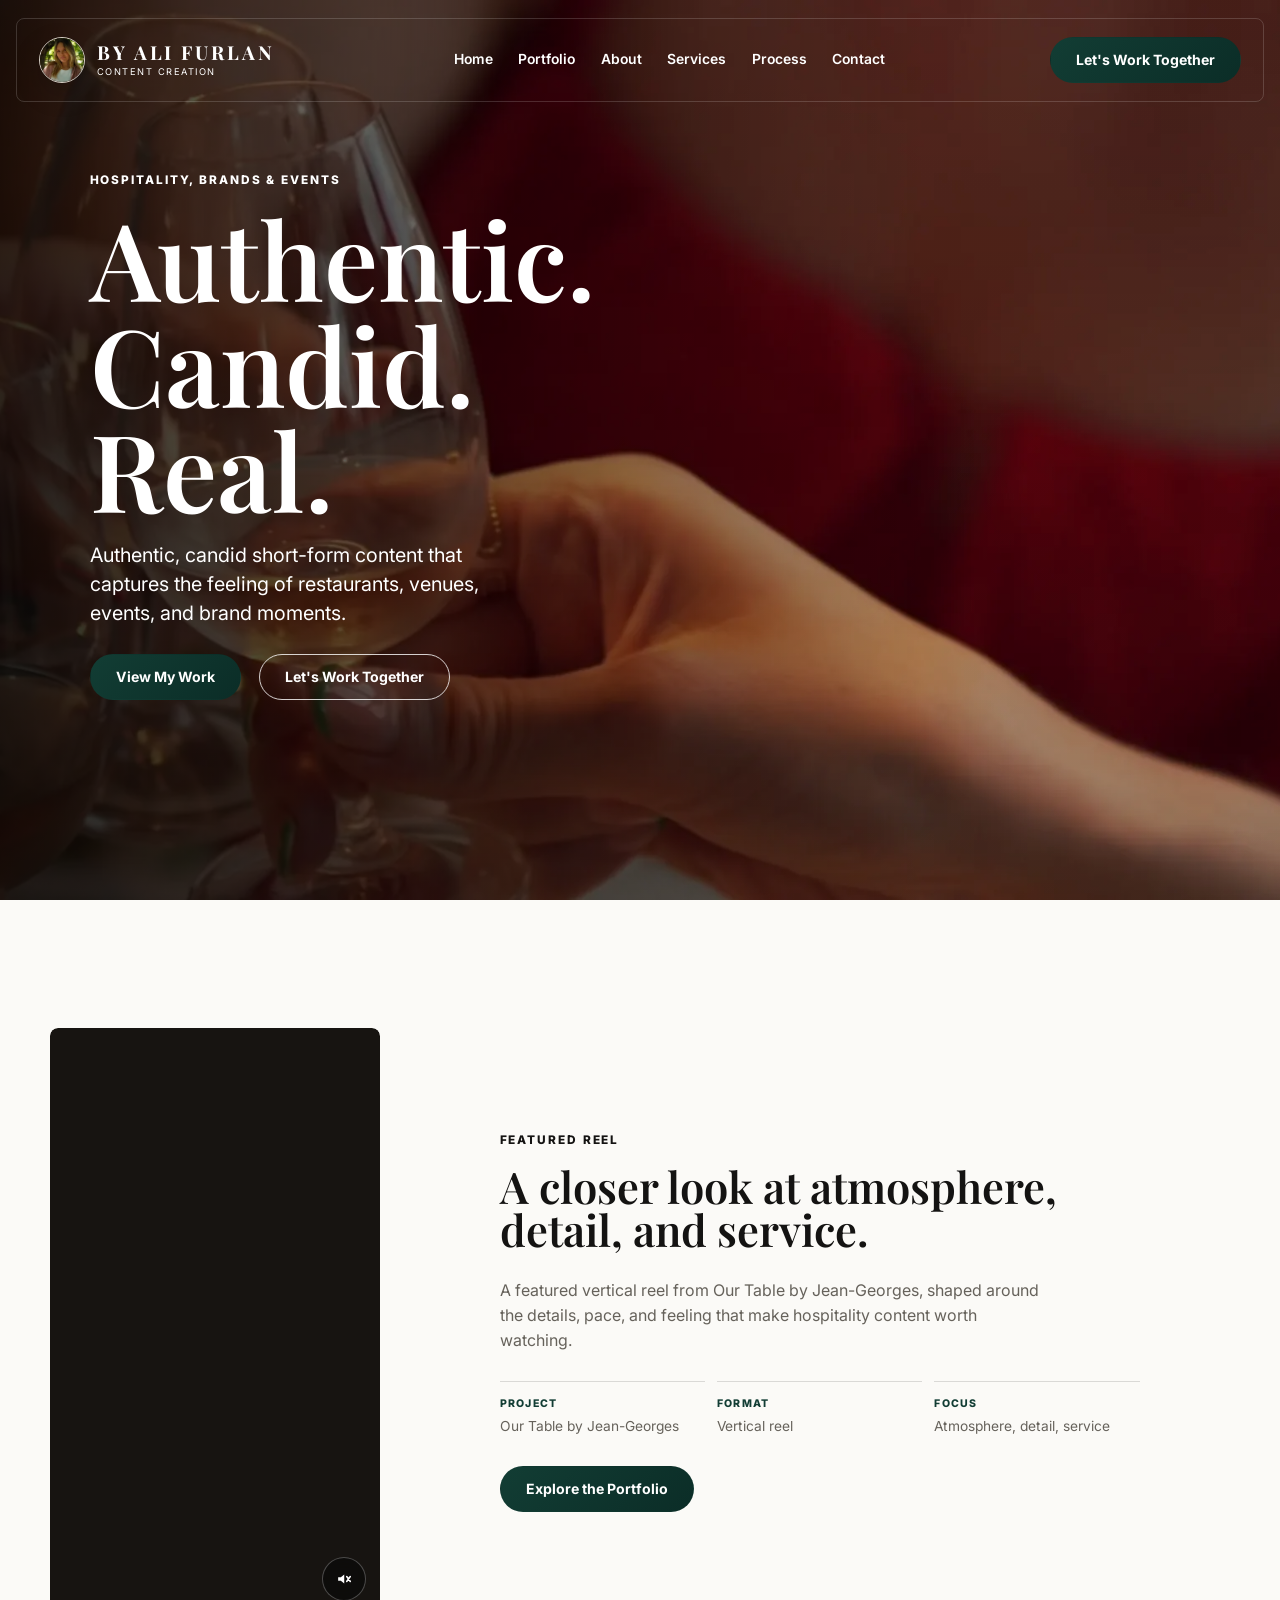
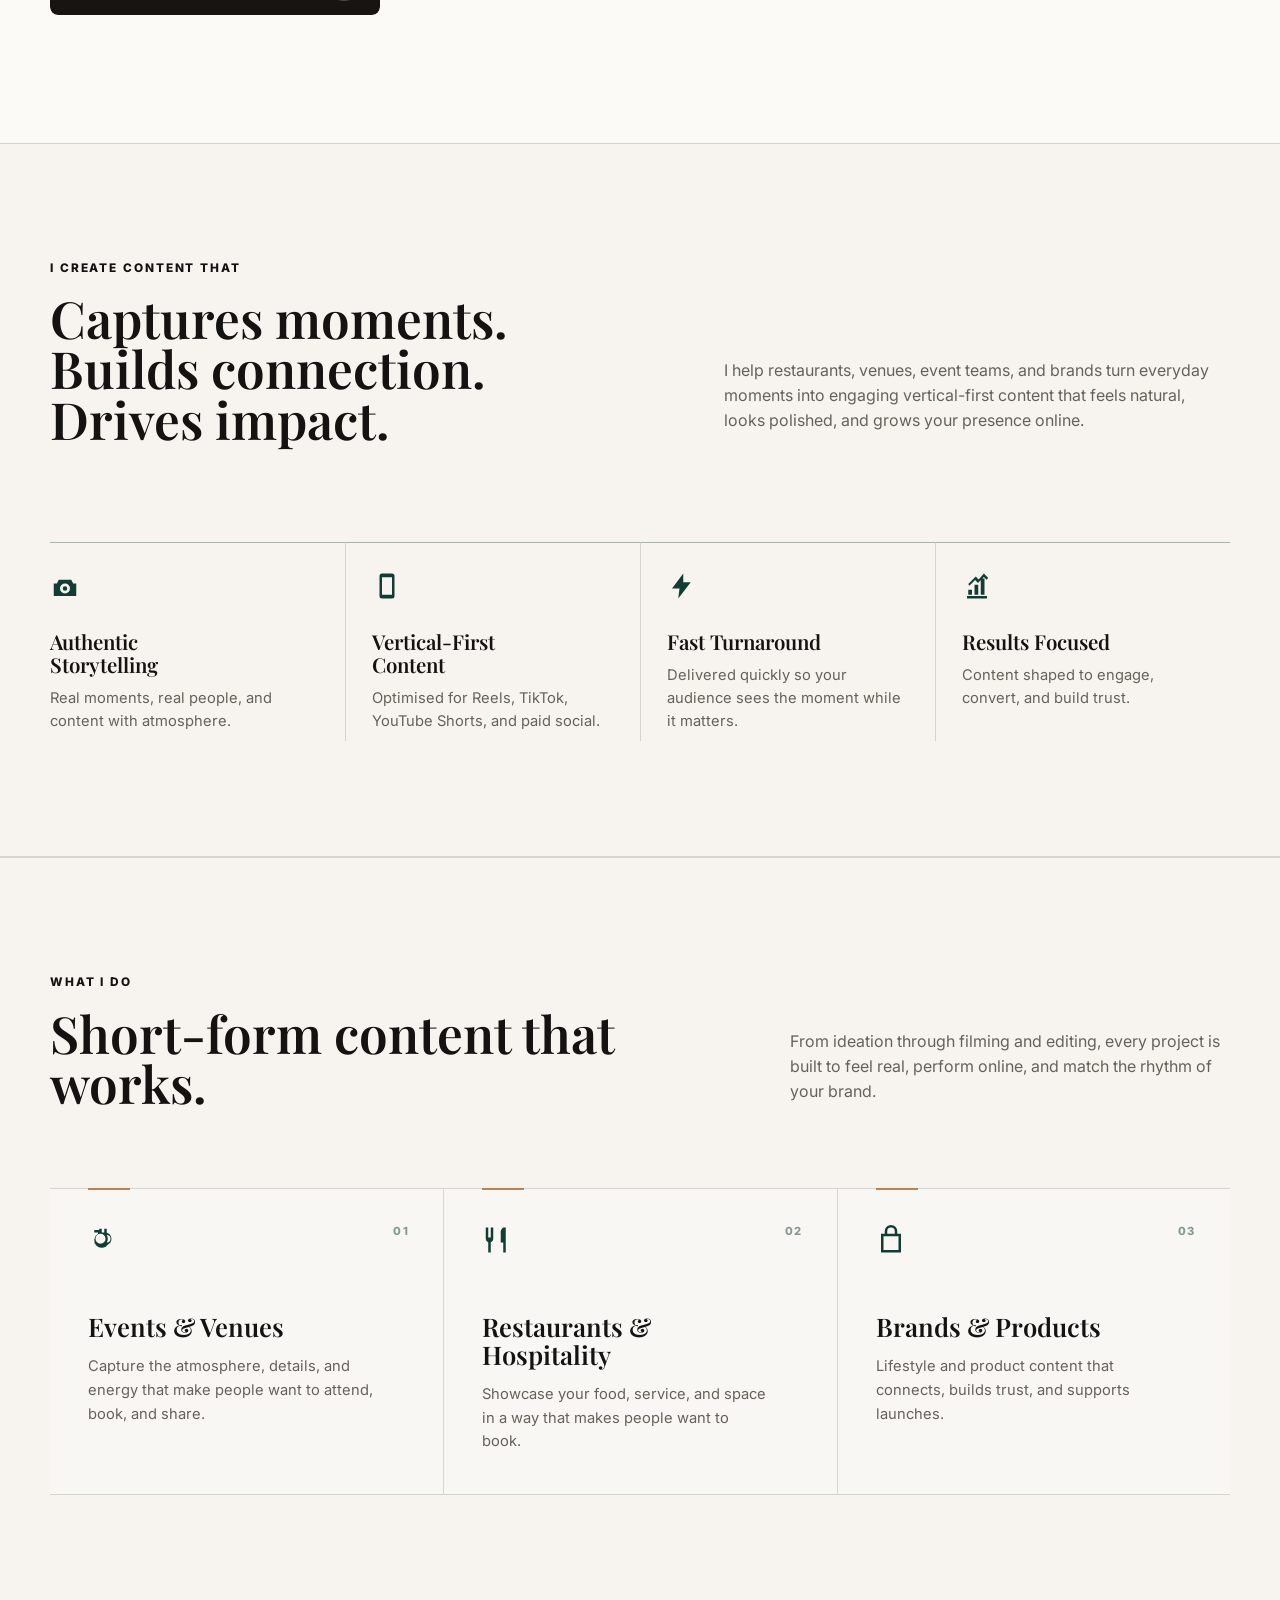
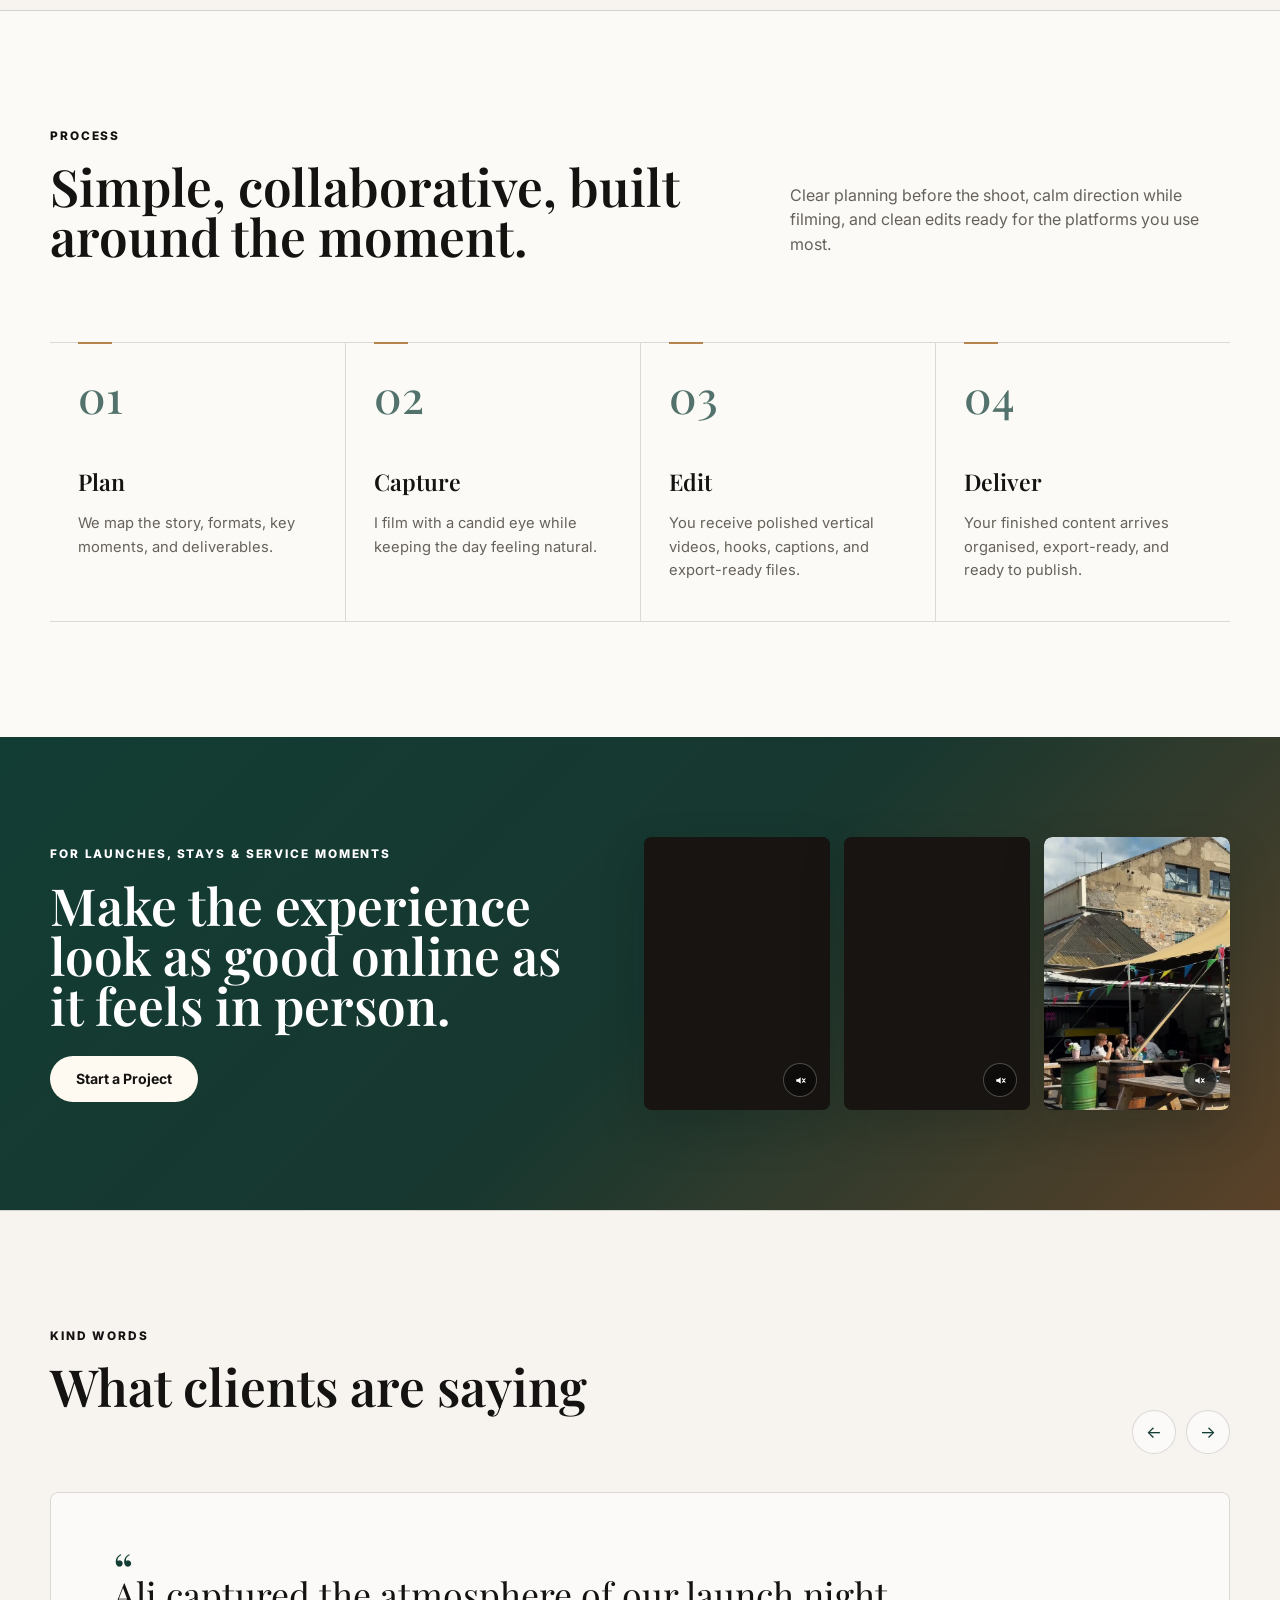
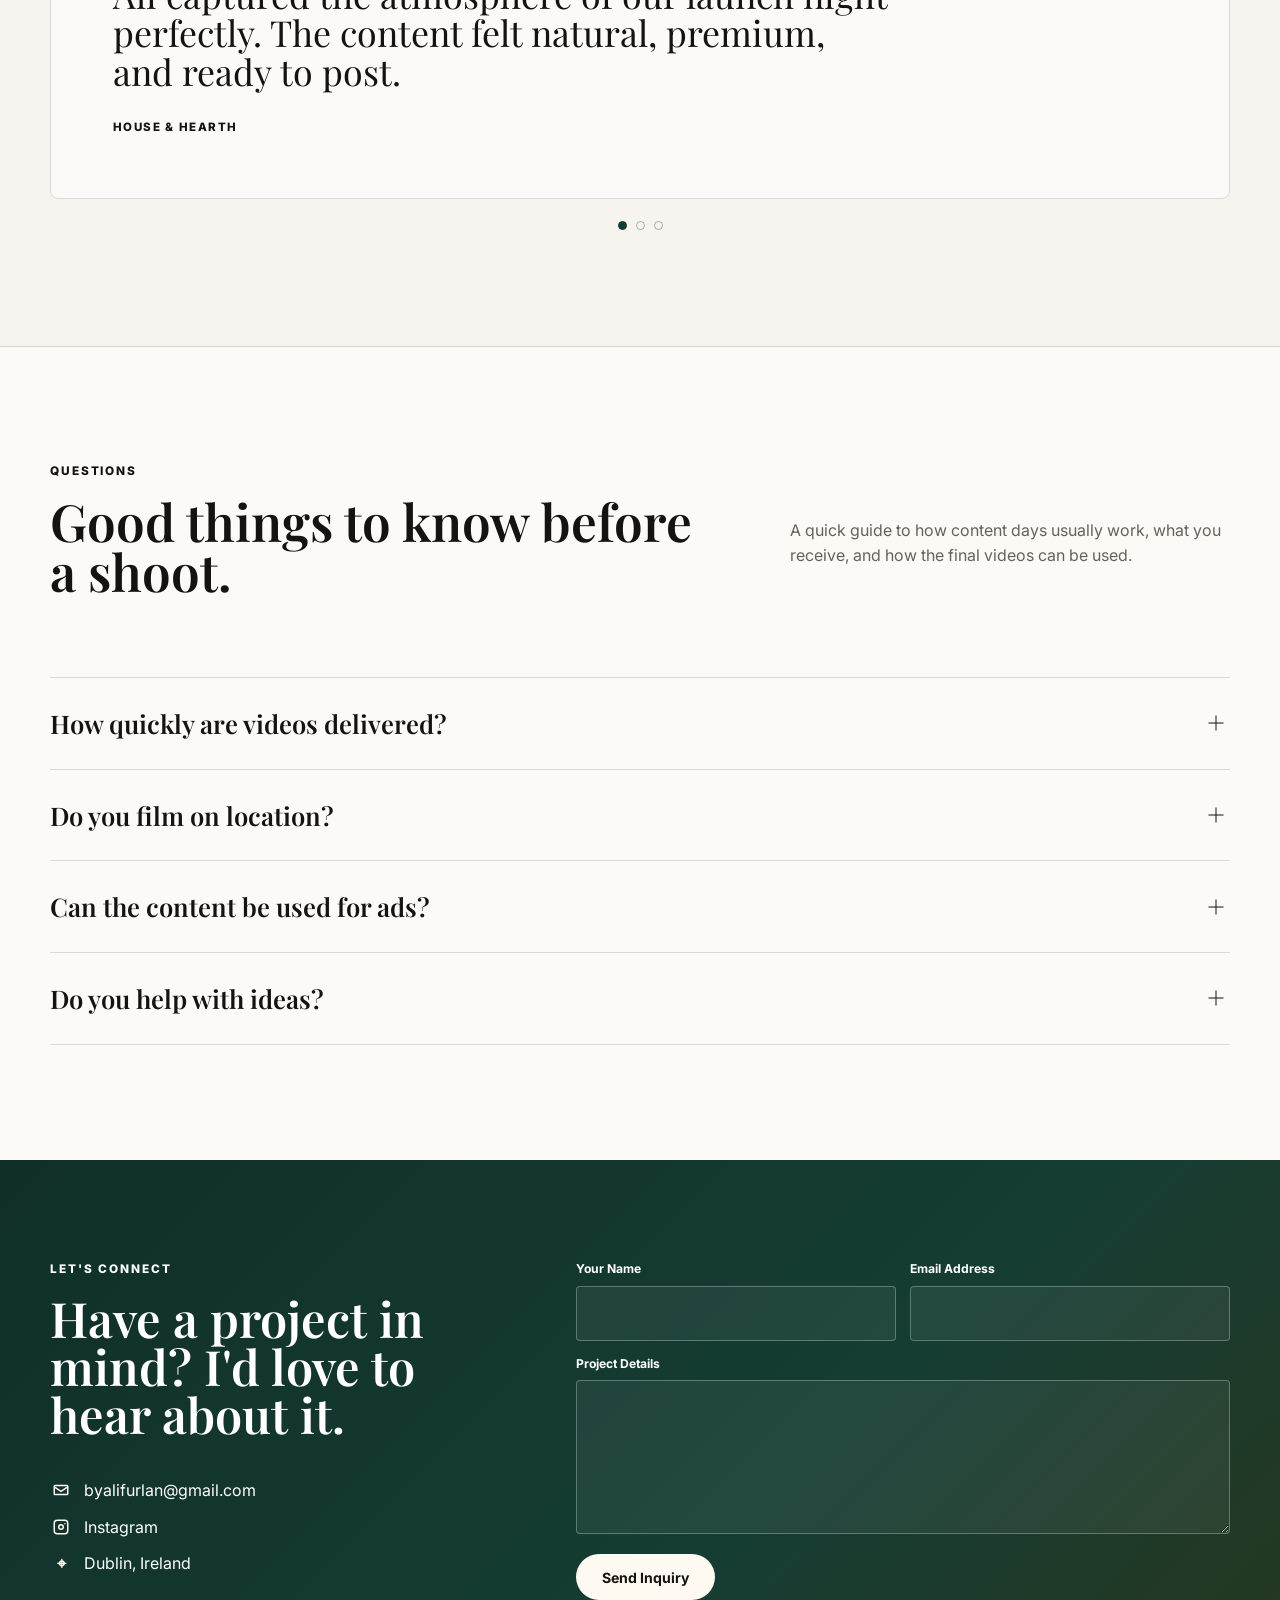
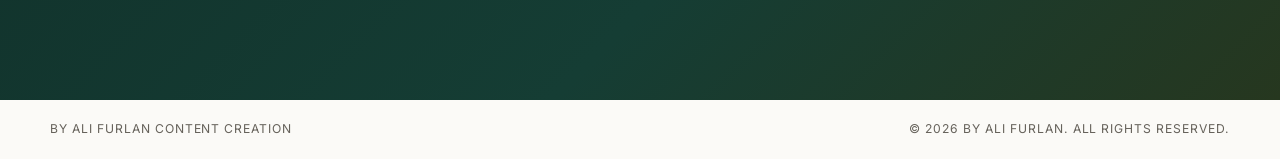
<file: index.html>
<!doctype html>
<html lang="en">
  <head>
    <meta charset="utf-8">
    <meta name="viewport" content="width=device-width, initial-scale=1">
    <title>By Ali Furlan | Hospitality Content Creator in Dublin</title>
    <meta
      name="description"
      content="Short-form video content for restaurants, hospitality venues, events, brands, and products in Dublin and across Ireland."
    >
    <meta name="robots" content="index, follow, max-image-preview:large">
    <meta name="author" content="Ali Furlan">
    <meta name="geo.region" content="IE-D">
    <meta name="geo.placename" content="Dublin, Ireland">
    <meta name="theme-color" content="#123d34">
    <link rel="canonical" href="https://byalifurlan.com/">
    <meta property="og:type" content="website">
    <meta property="og:site_name" content="By Ali Furlan Content Creation">
    <meta property="og:title" content="By Ali Furlan | Hospitality Content Creator in Dublin">
    <meta
      property="og:description"
      content="Short-form video content for restaurants, hospitality venues, events, brands, and products in Dublin and across Ireland."
    >
    <meta property="og:url" content="https://byalifurlan.com/">
    <meta property="og:image" content="https://byalifurlan.com/assets/images/hero-hospitality.png">
    <meta property="og:image:alt" content="Hospitality content still from By Ali Furlan">
    <meta name="twitter:card" content="summary_large_image">
    <meta name="twitter:title" content="By Ali Furlan | Hospitality Content Creator in Dublin">
    <meta
      name="twitter:description"
      content="Short-form video content for restaurants, hospitality venues, events, brands, and products in Dublin and across Ireland."
    >
    <meta name="twitter:image" content="https://byalifurlan.com/assets/images/hero-hospitality.png">
    <meta name="twitter:image:alt" content="Hospitality content still from By Ali Furlan">
    <link rel="preconnect" href="https://fonts.googleapis.com">
    <link rel="preconnect" href="https://fonts.gstatic.com" crossorigin>
    <link
      href="https://fonts.googleapis.com/css2?family=Inter:wght@400;500;600;700&amp;family=Playfair+Display:wght@500;600;700&amp;display=swap"
      rel="stylesheet"
    >
    <link rel="icon" href="./assets/icons/favicon.svg" type="image/svg+xml">
    <link rel="stylesheet" href="./assets/css/styles.css?v=20260925-4">
    <script type="application/ld+json">
      {
        "@context": "https://schema.org",
        "@type": "ProfessionalService",
        "@id": "https://byalifurlan.com/#business",
        "name": "By Ali Furlan Content Creation",
        "url": "https://byalifurlan.com/",
        "image": "https://byalifurlan.com/assets/images/hero-hospitality.webp",
        "logo": "https://byalifurlan.com/assets/icons/favicon.svg",
        "email": "byalifurlan@gmail.com",
        "areaServed": [
          {
            "@type": "City",
            "name": "Dublin"
          },
          {
            "@type": "Country",
            "name": "Ireland"
          }
        ],
        "address": {
          "@type": "PostalAddress",
          "addressLocality": "Dublin",
          "addressCountry": "IE"
        },
        "sameAs": [
          "https://www.instagram.com/byalifurlan/"
        ],
        "founder": {
          "@type": "Person",
          "name": "Ali Furlan",
          "image": "https://byalifurlan.com/assets/images/af-headshot.webp",
          "jobTitle": "Hospitality content creator"
        },
        "serviceType": [
          "Short-form video content",
          "Restaurant content creation",
          "Hospitality content creation",
          "Event content creation",
          "Brand and product content"
        ],
        "hasOfferCatalog": {
          "@type": "OfferCatalog",
          "name": "Content creation services",
          "itemListElement": [
            {
              "@type": "Offer",
              "itemOffered": {
                "@type": "Service",
                "name": "Restaurant content creation",
                "description": "Short-form video for restaurants, menu launches, service moments, and hospitality storytelling."
              }
            },
            {
              "@type": "Offer",
              "itemOffered": {
                "@type": "Service",
                "name": "Event and venue content",
                "description": "Vertical video coverage for events and venues, capturing atmosphere, details, and guest experience."
              }
            },
            {
              "@type": "Offer",
              "itemOffered": {
                "@type": "Service",
                "name": "Brand and product content",
                "description": "Lifestyle video content for hospitality brands, launches, products, and paid social."
              }
            }
          ]
        },
        "description": "Short-form video content for restaurants, hospitality venues, events, brands, and products in Dublin and across Ireland."
      }
    </script>
    <script type="application/ld+json">
      {
        "@context": "https://schema.org",
        "@type": "FAQPage",
        "mainEntity": [
          {
            "@type": "Question",
            "name": "How quickly are videos delivered?",
            "acceptedAnswer": {
              "@type": "Answer",
              "text": "Most projects are planned with a clear delivery window before filming, with priority edits available for launches and events."
            }
          },
          {
            "@type": "Question",
            "name": "Do you film on location?",
            "acceptedAnswer": {
              "@type": "Answer",
              "text": "Yes. Content is filmed in your restaurant, venue, event space, or brand setting so it feels true to the experience."
            }
          },
          {
            "@type": "Question",
            "name": "Can the content be used for ads?",
            "acceptedAnswer": {
              "@type": "Answer",
              "text": "Yes. Content can be shaped for organic social, paid social, launches, website use, and campaign assets."
            }
          },
          {
            "@type": "Question",
            "name": "Do you help with ideas?",
            "acceptedAnswer": {
              "@type": "Answer",
              "text": "Yes. Shoots include planning around key moments, hooks, formats, and the content your audience is most likely to respond to."
            }
          }
        ]
      }
    </script>
  </head>
  <body>
    <a class="skip-link" href="#main-content">Skip to content</a>
    <header class="site-header" data-header>
      <a class="brand" href="#home" aria-label="By Ali Furlan home">
        <img class="brand-avatar" src="./assets/images/af-headshot.webp" alt="Ali Furlan" width="46" height="46" decoding="async">
        <span class="brand-copy">
          <span class="brand-name">By Ali Furlan</span>
          <small>Content Creation</small>
        </span>
      </a>
      <button class="menu-toggle" type="button" aria-label="Open menu" aria-controls="site-nav" aria-expanded="false" data-menu-toggle>
        <span></span>
        <span></span>
      </button>
      <nav class="nav" id="site-nav" data-nav aria-label="Primary navigation">
        <a href="#home" aria-current="page">Home</a>
        <a href="./work.html">Portfolio</a>
        <a href="#about">About</a>
        <a href="#services">Services</a>
        <a href="#process">Process</a>
        <a href="#contact">Contact</a>
      </nav>
      <a class="header-cta" href="#contact">Let's Work Together</a>
    </header>

    <main id="main-content">
      <section class="hero" id="home" aria-label="Content creation portfolio hero">
        <video
          class="hero-image"
          data-ambient-video
          data-hero-video
          data-audio-capable="false"
          data-desktop-src="./assets/videos/hero-video/hero-desktop.mp4?v=20260827"
          data-mobile-src="./assets/videos/hero-video/hero-video-mobile.mp4?v=20260827"
          data-desktop-poster="./assets/images/hero-poster-desktop.webp"
          data-mobile-poster="./assets/images/hero-poster-mobile.webp"
          autoplay
          muted
          loop
          playsinline
          preload="none"
          poster="./assets/images/hero-poster-desktop.webp"
          aria-hidden="true"
        ></video>
        <div class="hero-overlay"></div>
        <div class="hero-content">
          <p class="eyebrow">Hospitality, brands & events</p>
          <h1>Authentic. Candid. Real.</h1>
          <p class="hero-copy">
            Authentic, candid short-form content that captures the feeling of restaurants, venues, events, and brand moments.
          </p>
          <div class="hero-actions">
            <a class="button button-primary" href="./work.html">View My Work</a>
            <a class="button button-ghost" href="#contact">Let's Work Together</a>
          </div>
        </div>
      </section>

      <section class="home-reel section" id="portfolio" aria-labelledby="home-reel-title">
        <div class="home-reel-video">
          <video data-ambient-video autoplay muted playsinline loop preload="metadata" aria-label="Featured hospitality reel for Our Table by Jean-Georges">
            <source src="./assets/videos/jeangeorges/our-table.mp4" type="video/mp4">
          </video>
        </div>
        <div class="home-reel-copy">
          <div class="home-reel-heading">
            <p class="eyebrow">Featured reel</p>
            <h2 id="home-reel-title">A closer look at atmosphere, detail, and service.</h2>
          </div>
          <div class="home-reel-body">
            <p>
              A featured vertical reel from Our Table by Jean-Georges, shaped around the details, pace, and feeling that
              make hospitality content worth watching.
            </p>
            <dl class="home-reel-meta" aria-label="Featured reel details">
              <div><dt>Project</dt><dd>Our Table by Jean-Georges</dd></div>
              <div><dt>Format</dt><dd>Vertical reel</dd></div>
              <div><dt>Focus</dt><dd>Atmosphere, detail, service</dd></div>
            </dl>
            <a class="button button-dark" href="./work.html">Explore the Portfolio</a>
          </div>
        </div>
      </section>

      <section class="intro section" id="about">
        <div>
          <p class="eyebrow">I create content that</p>
          <h2>Captures moments. Builds connection. Drives impact.</h2>
        </div>
        <div class="intro-copy">
          <p>
            I help restaurants, venues, event teams, and brands turn everyday moments into engaging vertical-first content
            that feels natural, looks polished, and grows your presence online.
          </p>
        </div>

        <div class="feature-strip" aria-label="Content creation strengths">
          <article>
            <svg viewBox="0 0 24 24" aria-hidden="true"><path d="M7 7h10l1.5 3H21v10H3V10h2.5L7 7Zm5 11a4 4 0 1 0 0-8 4 4 0 0 0 0 8Zm0-2.2a1.8 1.8 0 1 1 0-3.6 1.8 1.8 0 0 1 0 3.6Z"></path></svg>
            <h3>Authentic Storytelling</h3>
            <p>Real moments, real people, and content with atmosphere.</p>
          </article>
          <article>
            <svg viewBox="0 0 24 24" aria-hidden="true"><path d="M8 2h8a2 2 0 0 1 2 2v16a2 2 0 0 1-2 2H8a2 2 0 0 1-2-2V4a2 2 0 0 1 2-2Zm0 3v14h8V5H8Zm3 15h2v1h-2v-1Z"></path></svg>
            <h3>Vertical-First Content</h3>
            <p>Optimised for Reels, TikTok, YouTube Shorts, and paid social.</p>
          </article>
          <article>
            <svg viewBox="0 0 24 24" aria-hidden="true"><path d="M13 2 4 14h6l-1 8 10-13h-6l0-7Z"></path></svg>
            <h3>Fast Turnaround</h3>
            <p>Delivered quickly so your audience sees the moment while it matters.</p>
          </article>
          <article>
            <svg viewBox="0 0 24 24" aria-hidden="true"><path d="M4 20h16v2H4v-2Zm1-5h3v4H5v-4Zm5-4h3v8h-3v-8Zm5-5h3v13h-3V6Zm2.5-4 3.5 3.5-1.4 1.4-2.1-2.1-4.7 4.7-2.3-2.3-4.6 4.6L5 10.4l6-6 2.3 2.3 4.2-4.7Z"></path></svg>
            <h3>Results Focused</h3>
            <p>Content shaped to engage, convert, and build trust.</p>
          </article>
        </div>
      </section>

      <section class="services section" id="services">
        <div class="section-heading split">
          <div>
            <p class="eyebrow">What I do</p>
            <h2>Short-form content that works.</h2>
          </div>
          <p>
            From ideation through filming and editing, every project is built to feel real, perform online, and match
            the rhythm of your brand.
          </p>
        </div>
        <div class="service-grid">
          <article>
            <svg viewBox="0 0 24 24" aria-hidden="true"><path d="M9 3h2v3h2V3h2v3.2a5 5 0 0 1 1 9.3A6 6 0 1 1 8 7V6H5V4h4V3Zm1 12a4 4 0 1 0 0-8 4 4 0 0 0 0 8Zm5-1a3 3 0 1 0 0-6 6 6 0 0 1 0 6Z"></path></svg>
            <h3>Events & Venues</h3>
            <p>Capture the atmosphere, details, and energy that make people want to attend, book, and share.</p>
          </article>
          <article>
            <svg viewBox="0 0 24 24" aria-hidden="true"><path d="M7 2h2v9a3 3 0 0 1-2 2.83V22H5v-8.17A3 3 0 0 1 3 11V2h2v8h2V2Zm10 0h2v20h-2v-8h-2V7a5 5 0 0 1 2-5Z"></path></svg>
            <h3>Restaurants & Hospitality</h3>
            <p>Showcase your food, service, and space in a way that makes people want to book.</p>
          </article>
          <article>
            <svg viewBox="0 0 24 24" aria-hidden="true"><path d="M7 7V5a5 5 0 0 1 10 0v2h3v15H4V7h3Zm2 0h6V5a3 3 0 0 0-6 0v2Zm-3 2v11h12V9H6Z"></path></svg>
            <h3>Brands & Products</h3>
            <p>Lifestyle and product content that connects, builds trust, and supports launches.</p>
          </article>
        </div>
      </section>

      <section class="process section" id="process">
        <div class="section-heading split">
          <div>
            <p class="eyebrow">Process</p>
            <h2>Simple, collaborative, built around the moment.</h2>
          </div>
          <p>Clear planning before the shoot, calm direction while filming, and clean edits ready for the platforms you use most.</p>
        </div>
        <div class="process-grid">
          <article><span>01</span><h3>Plan</h3><p>We map the story, formats, key moments, and deliverables.</p></article>
          <article><span>02</span><h3>Capture</h3><p>I film with a candid eye while keeping the day feeling natural.</p></article>
          <article><span>03</span><h3>Edit</h3><p>You receive polished vertical videos, hooks, captions, and export-ready files.</p></article>
          <article><span>04</span><h3>Deliver</h3><p>Your finished content arrives organised, export-ready, and ready to publish.</p></article>
        </div>
      </section>

      <section class="cta-band">
        <div>
          <p class="eyebrow">For launches, stays &amp; service moments</p>
          <h2>Make the experience look as good online as it feels in person.</h2>
          <a class="button button-light" href="#contact">Start a Project</a>
        </div>
        <div class="cta-images" aria-label="Selected short-form video moments">
          <div class="cta-video-card">
            <video data-ambient-video autoplay muted playsinline loop preload="metadata" aria-label="Menu detail short-form video">
              <source src="./assets/videos/jeangeorges/beyond-the-pass.mp4" type="video/mp4">
            </video>
          </div>
          <div class="cta-video-card">
            <video data-ambient-video autoplay muted playsinline loop preload="metadata" aria-label="Event energy short-form video">
              <source src="./assets/videos/jeangeorges/roots-by-jean-georges.mp4" type="video/mp4">
            </video>
          </div>
          <div class="cta-video-card">
            <video data-ambient-video data-audio-src="./assets/videos/linenyard/the-linen-yard.mp4" autoplay muted playsinline loop preload="metadata" poster="./assets/images/portfolio-posters/the-linen-yard-poster.webp" aria-label="Linen Yard short-form video">
              <source src="./assets/videos/linenyard/the-linen-yard-ambient.mp4" type="video/mp4">
            </video>
          </div>
        </div>
      </section>

      <section class="testimonials section" aria-labelledby="testimonials-title">
        <div class="section-heading testimonial-heading">
          <div>
            <p class="eyebrow">Kind words</p>
            <h2 id="testimonials-title">What clients are saying</h2>
          </div>
          <div class="testimonial-controls" aria-label="Testimonial carousel controls">
            <button type="button" aria-label="Previous testimonial" data-testimonial-prev>
              <span aria-hidden="true">←</span>
            </button>
            <button type="button" aria-label="Next testimonial" data-testimonial-next>
              <span aria-hidden="true">→</span>
            </button>
          </div>
        </div>
        <div class="testimonial-carousel" data-testimonial-carousel>
          <div class="testimonial-track" data-testimonial-track>
            <blockquote class="testimonial-slide" data-testimonial-slide>
              <p>Ali captured the atmosphere of our launch night perfectly. The content felt natural, premium, and ready to post.</p>
              <cite>House & Hearth</cite>
            </blockquote>
            <blockquote class="testimonial-slide" data-testimonial-slide>
              <p>Our Instagram engagement increased so much after working with Ali. Highly recommend.</p>
              <cite>The Oak & Co.</cite>
            </blockquote>
            <blockquote class="testimonial-slide" data-testimonial-slide>
              <p>Professional, creative, and easy to work with. The content was delivered fast and looked amazing.</p>
              <cite>Luna Skincare</cite>
            </blockquote>
          </div>
        </div>
        <div class="testimonial-dots" aria-label="Choose testimonial" data-testimonial-dots></div>
      </section>

      <section class="faq section" aria-labelledby="faq-title">
        <div class="section-heading split">
          <div>
            <p class="eyebrow">Questions</p>
            <h2 id="faq-title">Good things to know before a shoot.</h2>
          </div>
          <p>
            A quick guide to how content days usually work, what you receive, and how the final videos can be used.
          </p>
        </div>
        <div class="faq-accordion">
          <details class="faq-item" name="homepage-faq" data-faq-item>
            <summary>
              <span>How quickly are videos delivered?</span>
              <span class="faq-indicator" aria-hidden="true"></span>
            </summary>
            <div class="faq-answer">
              <p>Most projects are planned with a clear delivery window before filming, with priority edits available for launches and events.</p>
            </div>
          </details>
          <details class="faq-item" name="homepage-faq" data-faq-item>
            <summary>
              <span>Do you film on location?</span>
              <span class="faq-indicator" aria-hidden="true"></span>
            </summary>
            <div class="faq-answer">
              <p>Yes. Content is filmed in your restaurant, venue, event space, or brand setting so it feels true to the experience.</p>
            </div>
          </details>
          <details class="faq-item" name="homepage-faq" data-faq-item>
            <summary>
              <span>Can the content be used for ads?</span>
              <span class="faq-indicator" aria-hidden="true"></span>
            </summary>
            <div class="faq-answer">
              <p>Yes. Content can be shaped for organic social, paid social, launches, website use, and campaign assets.</p>
            </div>
          </details>
          <details class="faq-item" name="homepage-faq" data-faq-item>
            <summary>
              <span>Do you help with ideas?</span>
              <span class="faq-indicator" aria-hidden="true"></span>
            </summary>
            <div class="faq-answer">
              <p>Yes. Shoots include planning around key moments, hooks, formats, and the content your audience is most likely to respond to.</p>
            </div>
          </details>
        </div>
      </section>

      <section class="contact" id="contact">
        <div>
          <p class="eyebrow">Let's connect</p>
          <h2>Have a project in mind? I'd love to hear about it.</h2>
          <ul class="contact-list">
            <li>
              <span aria-hidden="true">
                <svg viewBox="0 0 24 24"><path d="M4 5h16a2 2 0 0 1 2 2v10a2 2 0 0 1-2 2H4a2 2 0 0 1-2-2V7a2 2 0 0 1 2-2Zm0 2v.3l8 5.2 8-5.2V7H4Zm0 10h16V9.7l-8 5.2-8-5.2V17Z"></path></svg>
              </span>
              <a href="mailto:byalifurlan@gmail.com">byalifurlan@gmail.com</a>
            </li>
            <li>
              <span aria-hidden="true">
                <svg viewBox="0 0 24 24"><path d="M7 2h10a5 5 0 0 1 5 5v10a5 5 0 0 1-5 5H7a5 5 0 0 1-5-5V7a5 5 0 0 1 5-5Zm0 2a3 3 0 0 0-3 3v10a3 3 0 0 0 3 3h10a3 3 0 0 0 3-3V7a3 3 0 0 0-3-3H7Zm5 4a4 4 0 1 1 0 8 4 4 0 0 1 0-8Zm0 2a2 2 0 1 0 0 4 2 2 0 0 0 0-4Zm5.25-3.25a1 1 0 1 1 0 2 1 1 0 0 1 0-2Z"></path></svg>
              </span>
              <a href="https://www.instagram.com/byalifurlan/" rel="noreferrer">Instagram</a>
            </li>
            <li><span aria-hidden="true">⌖</span>Dublin, Ireland</li>
          </ul>
        </div>
        <form class="contact-form" name="contact" method="POST" action="/" data-netlify="true" netlify-honeypot="bot-field" data-contact-form>
          <input type="hidden" name="form-name" value="contact">
          <label class="hidden-field">
            <span>Do not fill this out</span>
            <input name="bot-field" autocomplete="off">
          </label>
          <label>
            <span>Your Name</span>
            <input name="name" type="text" autocomplete="name" required>
          </label>
          <label>
            <span>Email Address</span>
            <input name="email" type="email" autocomplete="email" required>
          </label>
          <label class="full">
            <span>Project Details</span>
            <textarea name="message" rows="5" required></textarea>
          </label>
          <button class="button button-light" type="submit">Send Inquiry</button>
          <p class="form-status" role="status" aria-live="polite" aria-atomic="true" data-form-status hidden></p>
        </form>
      </section>
    </main>

    <footer>
      <span>By Ali Furlan Content Creation</span>
      <span>© 2026 By Ali Furlan. All rights reserved.</span>
    </footer>

    <script src="./assets/js/script.js?v=20260925-4"></script>
  </body>
</html>
</file>
<file: assets/css/styles.css>
:root {
  --ink: #141312;
  --muted: #66625b;
  --paper: #fbfaf7;
  --soft: #f2eee8;
  --line: rgba(20, 19, 18, 0.14);
  --green: #123d34;
  --green-2: #0b2d27;
  --amber: #b7834e;
  --cream: #fffaf1;
  --shadow: 0 22px 70px rgba(24, 20, 14, 0.12);
  --serif: "Playfair Display", Georgia, serif;
  --sans: "Inter", system-ui, -apple-system, BlinkMacSystemFont, "Segoe UI", sans-serif;
}

* {
  box-sizing: border-box;
}

html {
  scroll-behavior: smooth;
}

main section[id] {
  scroll-margin-top: 118px;
}

body {
  min-width: 320px;
  margin: 0;
  background: var(--paper);
  color: var(--ink);
  font-family: var(--sans);
  font-size: 16px;
  line-height: 1.55;
}

img,
svg {
  display: block;
}

a {
  color: inherit;
  text-decoration: none;
}

:focus-visible {
  outline: 2px solid var(--amber);
  outline-offset: 3px;
}

button,
input,
textarea {
  font: inherit;
}

.skip-link {
  position: absolute;
  left: 16px;
  top: 12px;
  z-index: 100;
  padding: 10px 14px;
  border-radius: 999px;
  background: var(--cream);
  color: var(--green-2);
  transform: translateY(-160%);
  transition: transform 180ms ease;
}

.skip-link:focus {
  transform: translateY(0);
}

.site-header {
  position: fixed;
  top: 18px;
  left: 50%;
  z-index: 20;
  width: min(calc(100% - 32px), 1260px);
  transform: translateX(-50%);
  display: grid;
  grid-template-columns: auto 1fr auto;
  align-items: center;
  gap: 26px;
  padding: 18px 22px;
  color: white;
  border: 1px solid rgba(255, 255, 255, 0.16);
  border-radius: 8px;
  transition: background 180ms ease, color 180ms ease, box-shadow 180ms ease;
}

.site-header.is-scrolled,
.site-header.is-open,
.work-header {
  background: rgba(251, 250, 247, 0.94);
  color: var(--ink);
  box-shadow: 0 14px 45px rgba(0, 0, 0, 0.11);
  backdrop-filter: blur(18px);
}

.brand {
  display: inline-flex;
  align-items: center;
  gap: 12px;
  min-width: 250px;
  text-transform: uppercase;
  letter-spacing: 0.18em;
  line-height: 1;
}

.brand-avatar {
  width: 46px;
  height: 46px;
  flex: 0 0 46px;
  border: 1px solid rgba(255, 250, 241, 0.82);
  border-radius: 50%;
  object-fit: cover;
  object-position: 50% 34%;
  box-shadow: 0 10px 28px rgba(0, 0, 0, 0.18);
}

.site-header.is-scrolled .brand-avatar,
.site-header.is-open .brand-avatar,
.work-header .brand-avatar {
  border-color: rgba(18, 61, 52, 0.28);
}

.brand-copy {
  display: block;
}

.brand-name {
  display: block;
  font-family: var(--serif);
  font-size: 1.2rem;
  font-weight: 700;
}

.brand small {
  display: block;
  margin-top: 5px;
  font-size: 0.58rem;
  letter-spacing: 0.16em;
}

.nav {
  display: flex;
  justify-content: center;
  align-items: center;
  gap: clamp(16px, 2vw, 34px);
  font-size: 0.87rem;
  font-weight: 600;
}

.nav a {
  position: relative;
  padding: 4px 0;
}

.nav a::after {
  content: "";
  position: absolute;
  left: 0;
  right: 0;
  bottom: -3px;
  height: 1px;
  background: currentColor;
  transform: scaleX(0);
  transform-origin: left;
  transition: transform 180ms ease;
}

.nav a:hover::after,
.nav a:focus-visible::after {
  transform: scaleX(1);
}

.header-cta,
.button {
  display: inline-flex;
  align-items: center;
  justify-content: center;
  min-height: 46px;
  padding: 0 25px;
  border: 1px solid transparent;
  border-radius: 999px;
  font-size: 0.88rem;
  font-weight: 700;
  cursor: pointer;
  transition: transform 180ms ease, background 180ms ease, color 180ms ease, border-color 180ms ease;
}

.header-cta,
.button-primary,
.button-dark {
  background: linear-gradient(135deg, var(--green), var(--green-2));
  color: white;
}

.button-ghost {
  border-color: rgba(255, 255, 255, 0.8);
  color: white;
}

.button-light {
  background: var(--cream);
  color: var(--ink);
}

.button:hover,
.header-cta:hover {
  transform: translateY(-2px);
}

.menu-toggle {
  display: none;
  width: 44px;
  height: 44px;
  padding: 0;
  border: 1px solid currentColor;
  border-radius: 999px;
  background: transparent;
  color: inherit;
}

.menu-toggle span {
  display: block;
  width: 18px;
  height: 1px;
  margin: 5px auto;
  background: currentColor;
}

.hero {
  position: relative;
  min-height: 760px;
  height: 100svh;
  max-height: 980px;
  overflow: hidden;
  background: #050403;
}

.hero-image,
.hero-overlay {
  position: absolute;
  inset: 0;
  width: 100%;
  height: 100%;
}

.hero-image {
  object-fit: cover;
  object-position: 58% center;
}

.video-control-shell {
  position: relative;
}

.hero-overlay {
  background:
    linear-gradient(90deg, rgba(0, 0, 0, 0.78) 0%, rgba(0, 0, 0, 0.5) 32%, rgba(0, 0, 0, 0.05) 72%),
    linear-gradient(0deg, rgba(0, 0, 0, 0.28), rgba(0, 0, 0, 0.08));
}

.hero-content {
  position: relative;
  z-index: 2;
  width: min(560px, calc(100% - 40px));
  padding-top: clamp(140px, 19vh, 205px);
  margin-left: clamp(22px, 7vw, 110px);
  color: white;
}

.eyebrow {
  margin: 0 0 16px;
  text-transform: uppercase;
  letter-spacing: 0.16em;
  font-size: 0.74rem;
  font-weight: 800;
}

h1,
h2,
h3,
p {
  margin-top: 0;
}

h1,
h2 {
  font-family: var(--serif);
  font-weight: 600;
  line-height: 0.98;
}

h1 {
  max-width: 500px;
  margin-bottom: 20px;
  font-size: clamp(4.1rem, 8.4vw, 7.25rem);
}

h2 {
  font-size: clamp(2.4rem, 4vw, 4.5rem);
}

h3 {
  margin-bottom: 8px;
  font-size: 1.05rem;
}

.hero-copy {
  max-width: 430px;
  margin-bottom: 26px;
  font-size: clamp(1rem, 1.55vw, 1.24rem);
  line-height: 1.45;
}

.hero-actions {
  display: flex;
  flex-wrap: wrap;
  gap: 18px;
}

.video-controls {
  position: absolute;
  right: 14px;
  bottom: 14px;
  z-index: 3;
  display: flex;
  flex-wrap: wrap;
  justify-content: flex-end;
  gap: 10px;
}

.hero .video-controls {
  right: clamp(18px, 3vw, 34px);
  bottom: clamp(18px, 3vw, 34px);
  z-index: 4;
}

.video-control {
  min-height: 40px;
  padding: 0 14px;
  border: 1px solid rgba(255, 255, 255, 0.26);
  border-radius: 999px;
  background: rgba(8, 8, 8, 0.58);
  color: white;
  font-size: 0.75rem;
  font-weight: 700;
  letter-spacing: 0.02em;
  cursor: pointer;
  backdrop-filter: blur(16px);
  transition: background 180ms ease, border-color 180ms ease, transform 180ms ease, opacity 180ms ease;
}

.video-control-play,
.video-control-sound {
  display: grid;
  width: 44px;
  min-width: 44px;
  min-height: 44px;
  padding: 0;
  place-items: center;
}

.video-control-play svg,
.video-control-sound svg {
  width: 18px;
  height: 18px;
  fill: currentColor;
}

.video-control-sound svg {
  fill: none;
  stroke: currentColor;
  stroke-linecap: round;
  stroke-linejoin: round;
  stroke-width: 1.7;
}

.video-control-sound svg > path:first-child {
  fill: currentColor;
  stroke: none;
}

.video-control-icon-pause,
.video-control-play.is-playing .video-control-icon-play {
  display: none;
}

.video-control-play.is-playing .video-control-icon-pause {
  display: block;
}

.video-control-icon-sound-on,
.video-control-sound.is-on .video-control-icon-muted {
  display: none;
}

.video-control-sound.is-on .video-control-icon-sound-on {
  display: block;
}

.cta-video-card .video-controls {
  right: 8px;
  bottom: 8px;
  gap: 0;
}

.cta-video-card .video-control {
  position: relative;
  border-color: transparent;
  background: transparent;
  backdrop-filter: none;
}

.cta-video-card .video-control::before {
  position: absolute;
  inset: 4px;
  border: 1px solid rgba(255, 255, 255, 0.26);
  border-radius: 50%;
  background: rgba(8, 8, 8, 0.58);
  content: "";
  pointer-events: none;
  backdrop-filter: blur(16px);
  transition: background 180ms ease, border-color 180ms ease;
}

.cta-video-card .video-control svg {
  position: relative;
  z-index: 1;
  width: 13px;
  height: 13px;
}

.cta-video-card .video-control:hover,
.cta-video-card .video-control.is-on {
  border-color: transparent;
  background: transparent;
}

.cta-video-card .video-control:hover::before {
  background: rgba(8, 8, 8, 0.72);
}

.cta-video-card .video-control.is-on::before {
  border-color: rgba(255, 250, 241, 0.42);
  background: rgba(18, 61, 52, 0.84);
}

.video-control:hover {
  transform: translateY(-1px);
  background: rgba(8, 8, 8, 0.72);
}

.video-control.is-on {
  background: rgba(18, 61, 52, 0.84);
  border-color: rgba(255, 250, 241, 0.42);
}

.video-control:disabled,
.video-control.is-disabled {
  opacity: 0.64;
  cursor: not-allowed;
  transform: none;
}

.video-control[hidden] {
  display: none;
}

.section {
  width: min(1180px, calc(100% - 40px));
  margin: 0 auto;
  padding: clamp(70px, 9vw, 120px) 0;
}

.portfolio,
.process {
  position: relative;
}

.home-reel {
  display: grid;
  grid-template-columns: minmax(240px, 360px) minmax(0, 1fr);
  gap: clamp(44px, 7vw, 108px);
  align-items: center;
  position: relative;
  padding-top: clamp(82px, 10vw, 132px);
  padding-bottom: clamp(82px, 10vw, 132px);
}

.home-reel-video {
  position: relative;
  width: min(100%, 330px);
  overflow: hidden;
  border-radius: 8px;
  background: transparent;
}

.home-reel-video video {
  display: block;
  width: 100%;
  aspect-ratio: 9 / 16;
  border: 0;
  border-radius: 8px;
  background: #171411;
  box-shadow: 0 18px 48px rgba(24, 20, 14, 0.1);
  object-fit: cover;
}

.home-reel-copy {
  max-width: 640px;
}

.home-reel-heading {
  margin-bottom: 28px;
}

.home-reel-copy h2 {
  max-width: 560px;
  margin-bottom: 18px;
  font-size: clamp(2rem, 3.4vw, 3.8rem);
}

.home-reel-copy p:not(.eyebrow) {
  max-width: 540px;
  margin-bottom: 28px;
  color: var(--muted);
}

.home-reel-meta {
  display: grid;
  grid-template-columns: repeat(3, minmax(0, 1fr));
  gap: 12px;
  max-width: 650px;
  margin: 0 0 30px;
}

.home-reel-meta div {
  padding: 14px 0 0;
  border-top: 1px solid var(--line);
}

.home-reel-meta dt {
  margin-bottom: 5px;
  color: var(--green);
  text-transform: uppercase;
  letter-spacing: 0.12em;
  font-size: 0.66rem;
  font-weight: 800;
}

.home-reel-meta dd {
  margin: 0;
  color: var(--muted);
  font-size: 0.86rem;
  line-height: 1.35;
}

.intro,
.testimonials {
  width: 100%;
  max-width: none;
  padding-inline: max(20px, calc((100vw - 1180px) / 2));
  background: #f7f4ef;
  border-block: 1px solid var(--line);
}

.intro {
  display: grid;
  grid-template-columns: minmax(0, 1.05fr) minmax(280px, 0.95fr);
  column-gap: clamp(42px, 9vw, 130px);
  row-gap: clamp(34px, 5vw, 56px);
  align-items: center;
}

.intro h2 {
  max-width: 620px;
}

.intro-copy {
  max-width: 500px;
  padding-top: clamp(34px, 5vw, 62px);
}

.intro-copy p,
.section-heading > p,
.split > p {
  color: var(--muted);
}

.feature-strip {
  grid-column: 1 / -1;
  display: grid;
  grid-template-columns: repeat(4, minmax(0, 1fr));
  gap: 0;
  padding-top: 0;
}

.testimonial-slide {
  border: 1px solid var(--line);
  border-radius: 8px;
  background: rgba(255, 255, 255, 0.55);
}

.feature-strip article {
  position: relative;
  min-width: 0;
  padding: clamp(24px, 2.2vw, 30px) clamp(18px, 2vw, 26px) 8px 0;
  border-top: 1px solid rgba(18, 61, 52, 0.34);
  text-align: left;
}

.feature-strip article:not(:first-child) {
  padding-left: clamp(18px, 2vw, 26px);
  border-left: 1px solid var(--line);
}

.feature-strip svg,
.service-grid svg {
  width: 30px;
  height: 30px;
  fill: var(--green);
}

.feature-strip svg {
  margin: 0 0 30px;
}

.feature-strip h3 {
  max-width: 12rem;
  margin-bottom: 10px;
  font-family: var(--serif);
  font-size: clamp(1.28rem, 1.6vw, 1.55rem);
  font-weight: 600;
  line-height: 1.12;
}

.feature-strip p {
  max-width: 15rem;
}

.feature-strip p,
.service-grid p,
.process-grid p,
.testimonial-slide p {
  margin-bottom: 0;
  color: var(--muted);
  font-size: 0.92rem;
}

.section-heading {
  margin-bottom: 38px;
}

.section-heading h2 {
  max-width: 670px;
}

.split {
  display: grid;
  grid-template-columns: minmax(0, 1fr) minmax(280px, 440px);
  gap: 48px;
  align-items: start;
}

.split > p {
  padding-top: clamp(30px, 4.5vw, 56px);
}

.services {
  width: 100%;
  max-width: none;
  padding-inline: max(20px, calc((100vw - 1180px) / 2));
  background: #f7f4ef;
  border-block: 1px solid var(--line);
}

.service-grid {
  counter-reset: service-card;
  display: grid;
  grid-template-columns: repeat(3, minmax(0, 1fr));
  gap: 0;
  border-block: 1px solid var(--line);
}

.service-grid article {
  counter-increment: service-card;
  position: relative;
  min-height: 300px;
  padding: clamp(30px, 3vw, 36px) clamp(28px, 3vw, 38px) 40px;
  background: rgba(255, 255, 255, 0.24);
  text-align: left;
  transition: background 220ms ease, transform 220ms ease;
}

.service-grid article + article {
  border-left: 1px solid var(--line);
}

.service-grid article::before {
  content: "0" counter(service-card);
  position: absolute;
  top: 34px;
  right: 34px;
  color: rgba(18, 61, 52, 0.5);
  font-size: 0.7rem;
  font-weight: 800;
  letter-spacing: 0.14em;
}

.service-grid article::after {
  content: "";
  position: absolute;
  inset: -1px auto auto 38px;
  width: 42px;
  border-top: 2px solid var(--amber);
}

.service-grid svg {
  margin: 0 0 58px;
}

.service-grid h3 {
  max-width: 16rem;
  margin-bottom: 14px;
  font-family: var(--serif);
  font-size: clamp(1.55rem, 2vw, 2rem);
  font-weight: 600;
  line-height: 1.08;
}

.service-grid p {
  max-width: 18rem;
  line-height: 1.62;
}

@media (prefers-reduced-motion: reduce) {
  .service-grid article,
  .testimonial-track,
  .video-control,
  .faq-indicator::after {
    transition: none;
  }

  .faq-item[open] .faq-answer {
    animation: none;
  }
}

.cta-band {
  display: grid;
  grid-template-columns: minmax(0, 0.95fr) minmax(300px, 1.05fr);
  gap: clamp(34px, 5vw, 70px);
  align-items: center;
  padding: clamp(64px, 8vw, 100px) max(20px, calc((100vw - 1180px) / 2));
  background: linear-gradient(135deg, var(--green), #17372f 52%, #5b4128);
  color: white;
}

.cta-band h2 {
  max-width: 570px;
  margin-bottom: 26px;
}

.cta-images {
  display: grid;
  grid-template-columns: repeat(3, 1fr);
  gap: 14px;
}

.cta-images img,
.cta-images video,
.cta-video-card {
  display: block;
  width: 100%;
  aspect-ratio: 0.68;
  object-fit: cover;
  border: 0;
  border-radius: 8px;
  background: #171411;
  box-shadow: 0 18px 46px rgba(6, 18, 15, 0.18);
}

.cta-video-card {
  position: relative;
  overflow: hidden;
}

.cta-video-card video {
  display: block;
  width: 100%;
  height: 100%;
  aspect-ratio: 0.68;
  object-fit: cover;
}

.process-grid {
  display: grid;
  grid-template-columns: repeat(4, minmax(0, 1fr));
  gap: 0;
  border-block: 1px solid var(--line);
}

.process-grid article {
  position: relative;
  min-width: 0;
  padding: clamp(28px, 2.6vw, 34px) clamp(20px, 2.2vw, 28px) 38px;
  background: transparent;
}

.process-grid article + article {
  border-left: 1px solid var(--line);
}

.process-grid article::before {
  content: "";
  position: absolute;
  top: -1px;
  left: 28px;
  width: 34px;
  border-top: 2px solid var(--amber);
}

.process-grid span {
  display: block;
  margin-bottom: 48px;
  color: rgba(18, 61, 52, 0.72);
  font-family: var(--serif);
  font-size: clamp(2.5rem, 3.5vw, 4rem);
  font-weight: 500;
  line-height: 0.9;
}

.process-grid h3 {
  margin-bottom: 12px;
  font-family: var(--serif);
  font-size: clamp(1.4rem, 1.8vw, 1.75rem);
  font-weight: 600;
}

.process-grid p {
  max-width: 16rem;
  line-height: 1.6;
}

@media (hover: hover) and (pointer: fine) {
  .service-grid article:hover {
    background: rgba(255, 255, 255, 0.56);
    transform: translateY(-3px);
  }
}

@media (max-width: 1180px) {
  .feature-strip,
  .process-grid {
    grid-template-columns: repeat(2, minmax(0, 1fr));
  }

  .feature-strip article:nth-child(odd) {
    padding-left: 0;
    border-left: 0;
  }

  .process-grid article,
  .process-grid article + article {
    border-left: 0;
  }

  .process-grid article:nth-child(n + 3) {
    border-top: 1px solid var(--line);
  }

  .service-grid {
    grid-template-columns: repeat(2, minmax(0, 1fr));
  }

  .service-grid article:nth-child(odd) {
    border-left: 0;
  }

  .service-grid article:nth-child(n + 3) {
    border-top: 1px solid var(--line);
  }

  .service-grid article:last-child {
    grid-column: 1 / -1;
  }

  .service-grid article,
  .service-grid article:last-child {
    display: block;
    min-height: 0;
    padding: 30px clamp(24px, 3vw, 38px) 38px;
    text-align: center;
  }

  .service-grid article::before {
    top: 28px;
    right: auto;
    left: 50%;
    transform: translateX(-50%);
  }

  .service-grid article::after {
    left: 50%;
    transform: translateX(-50%);
  }

  .service-grid svg {
    margin: 44px auto 28px;
  }

  .service-grid h3,
  .service-grid p {
    margin-inline: auto;
  }

  .process-grid article {
    text-align: center;
  }

  .process-grid article::before {
    left: 50%;
    transform: translateX(-50%);
  }

  .process-grid span {
    margin-bottom: 34px;
  }

  .process-grid p {
    margin-inline: auto;
  }

  .services {
    padding-bottom: clamp(64px, 7vw, 82px);
  }

  .process {
    padding-top: clamp(64px, 7vw, 82px);
  }
}

@media (max-width: 760px) {
  .service-grid {
    grid-template-columns: 1fr;
    border-bottom: 0;
  }

  .service-grid article,
  .service-grid article:last-child {
    grid-column: auto;
    display: block;
    padding: 28px clamp(22px, 4vw, 30px);
  }

  .service-grid article + article,
  .service-grid article:nth-child(even) {
    border-top: 1px solid var(--line);
    border-left: 0;
  }

  .service-grid article p {
    padding-right: 0;
  }
}

.testimonial-heading {
  display: flex;
  align-items: end;
  justify-content: space-between;
  gap: 24px;
}

.testimonial-controls {
  display: flex;
  gap: 10px;
}

.testimonial-controls button {
  width: 44px;
  height: 44px;
  display: inline-flex;
  align-items: center;
  justify-content: center;
  border: 1px solid var(--line);
  border-radius: 999px;
  background: rgba(255, 255, 255, 0.58);
  color: var(--green);
  cursor: pointer;
  font-size: 1.05rem;
  transition: background 180ms ease, color 180ms ease, transform 180ms ease;
}

.testimonial-controls button:hover,
.testimonial-controls button:focus-visible {
  background: var(--green);
  color: white;
  transform: translateY(-1px);
}

.testimonial-carousel {
  overflow: hidden;
  border-radius: 8px;
}

.testimonial-track {
  display: flex;
  transition: transform 360ms ease;
}

.testimonial-slide {
  flex: 0 0 100%;
  margin: 0;
  padding: clamp(34px, 5vw, 62px);
}

.testimonial-slide p {
  max-width: 780px;
  color: var(--ink);
  font-family: var(--serif);
  font-size: clamp(1.65rem, 2.8vw, 3rem);
  line-height: 1.08;
}

.testimonial-slide::before {
  content: "“";
  display: block;
  height: 20px;
  color: var(--green);
  font-family: var(--serif);
  font-size: 3.1rem;
  line-height: 0.6;
}

.testimonial-slide cite {
  display: block;
  margin-top: 28px;
  color: var(--ink);
  font-size: 0.72rem;
  font-style: normal;
  font-weight: 800;
  letter-spacing: 0.12em;
  text-transform: uppercase;
}

.testimonial-dots {
  display: flex;
  justify-content: center;
  gap: 9px;
  margin-top: 22px;
}

.testimonial-dots button {
  width: 9px;
  height: 9px;
  padding: 0;
  border: 1px solid rgba(18, 61, 52, 0.36);
  border-radius: 999px;
  background: transparent;
  cursor: pointer;
}

.testimonial-dots button.is-active {
  background: var(--green);
  border-color: var(--green);
}

.faq {
  background: var(--paper);
}

.faq-accordion {
  border-top: 1px solid var(--line);
}

.faq-item {
  border-bottom: 1px solid var(--line);
}

.faq-item summary {
  display: grid;
  grid-template-columns: minmax(0, 1fr) 34px;
  gap: 24px;
  align-items: center;
  padding: clamp(22px, 2.6vw, 30px) 0;
  color: var(--ink);
  cursor: pointer;
  font-family: var(--serif);
  font-size: clamp(1.3rem, 2vw, 1.72rem);
  font-weight: 600;
  line-height: 1.2;
  list-style: none;
}

.faq-item summary::-webkit-details-marker {
  display: none;
}

.faq-item summary:focus-visible {
  outline: 2px solid var(--amber);
  outline-offset: 6px;
}

.faq-indicator {
  position: relative;
  width: 28px;
  height: 28px;
  justify-self: end;
}

.faq-indicator::before,
.faq-indicator::after {
  content: "";
  position: absolute;
  top: 50%;
  left: 50%;
  width: 15px;
  border-top: 1.5px solid currentColor;
  transform: translate(-50%, -50%);
}

.faq-indicator::after {
  transform: translate(-50%, -50%) rotate(90deg);
  transition: opacity 220ms ease, transform 220ms ease;
}

.faq-item[open] .faq-indicator::after {
  opacity: 0;
  transform: translate(-50%, -50%) rotate(0deg);
}

.faq-answer {
  padding: 0 58px clamp(24px, 3vw, 34px) 0;
}

.faq-answer p {
  max-width: 50rem;
  margin-bottom: 0;
  color: var(--muted);
  font-size: 0.96rem;
  line-height: 1.65;
}

.faq-item[open] .faq-answer {
  animation: faq-answer-reveal 220ms ease-out;
}

@keyframes faq-answer-reveal {
  from {
    opacity: 0;
    transform: translateY(-6px);
  }

  to {
    opacity: 1;
    transform: translateY(0);
  }
}

.contact {
  display: grid;
  grid-template-columns: minmax(0, 0.8fr) minmax(320px, 1.2fr);
  gap: clamp(42px, 7vw, 96px);
  padding: clamp(70px, 8vw, 100px) max(20px, calc((100vw - 1180px) / 2));
  background: linear-gradient(135deg, #102f29, #153d34 60%, #26371f);
  color: white;
}

.contact h2 {
  max-width: 520px;
  font-size: clamp(2.2rem, 3.8vw, 4rem);
}

.contact-list {
  display: grid;
  gap: 12px;
  margin: 30px 0 0;
  padding: 0;
  list-style: none;
}

.contact-list li {
  display: flex;
  align-items: center;
  gap: 12px;
}

.contact-list a:hover,
.contact-list a:focus-visible {
  text-decoration: underline;
  text-underline-offset: 0.14em;
}

.contact-list span {
  width: 22px;
  height: 22px;
  display: inline-flex;
  align-items: center;
  justify-content: center;
  flex: 0 0 22px;
  color: var(--cream);
  font-weight: 800;
}

.contact-list svg {
  width: 18px;
  height: 18px;
  fill: currentColor;
}

.contact-form {
  display: grid;
  grid-template-columns: 1fr 1fr;
  gap: 14px;
}

.contact-form .hidden-field {
  position: absolute;
  left: -9999px;
  width: 1px;
  height: 1px;
  overflow: hidden;
}

.contact-form label {
  display: grid;
  gap: 7px;
}

.contact-form span {
  font-size: 0.76rem;
  font-weight: 700;
}

.contact-form .full {
  grid-column: 1 / -1;
}

input,
textarea {
  width: 100%;
  border: 1px solid rgba(255, 255, 255, 0.28);
  border-radius: 4px;
  background: rgba(255, 255, 255, 0.06);
  color: white;
  padding: 14px 15px;
  outline: none;
}

textarea {
  resize: vertical;
}

input:focus,
textarea:focus {
  border-color: var(--cream);
}

.contact-form button {
  justify-self: start;
  margin-top: 6px;
}

.contact-form button:disabled {
  cursor: wait;
  opacity: 0.72;
}

.form-status {
  grid-column: 1 / -1;
  margin: 8px 0 0;
  padding: 14px 16px;
  border: 1px solid rgba(255, 255, 255, 0.22);
  border-radius: 6px;
  background: rgba(255, 255, 255, 0.08);
  color: rgba(255, 255, 255, 0.9);
  font-size: 0.9rem;
  line-height: 1.45;
}

.form-status[data-tone="success"] {
  border-color: rgba(226, 211, 171, 0.55);
  color: var(--cream);
}

.form-status[data-tone="error"] {
  border-color: rgba(255, 205, 190, 0.62);
  color: #ffe0d8;
}

footer {
  display: flex;
  justify-content: space-between;
  gap: 18px;
  padding: 20px max(20px, calc((100vw - 1180px) / 2));
  color: var(--muted);
  font-size: 0.76rem;
  letter-spacing: 0.08em;
  text-transform: uppercase;
}


.work-page {
  background: var(--paper);
}

.work-library {
  width: min(1180px, calc(100% - 40px));
  margin: 0 auto;
}

.featured-video,
.work-video-card {
  overflow: hidden;
  border: 1px solid var(--line);
  border-radius: 8px;
  background: white;
  box-shadow: var(--shadow);
}

.work-feature {
  display: grid;
  grid-template-columns: minmax(220px, 320px) minmax(0, 1fr);
  gap: clamp(34px, 6vw, 84px);
  align-items: center;
  width: min(1180px, calc(100% - 40px));
  margin: 0 auto;
  padding: clamp(138px, 12vw, 168px) 0 clamp(72px, 9vw, 118px);
  border-bottom: 1px solid var(--line);
}

.featured-video {
  width: min(100%, 300px);
}

.featured-copy {
  max-width: 640px;
}

.featured-copy h2 {
  max-width: 560px;
  margin-bottom: 18px;
  font-size: clamp(2rem, 3.4vw, 3.8rem);
}

.featured-copy p:not(.eyebrow) {
  max-width: 540px;
  margin-bottom: 28px;
  color: var(--muted);
}

.featured-video video,
.work-video-card video {
  display: block;
  width: 100%;
  aspect-ratio: 9 / 16;
  background: #171411;
  object-fit: cover;
}

.work-library {
  padding-top: clamp(138px, 12vw, 168px);
  padding-bottom: clamp(72px, 9vw, 120px);
}

.work-library-heading {
  max-width: 640px;
  margin-bottom: 34px;
}

.work-library-heading h1 {
  margin-bottom: 16px;
  font-size: clamp(2.4rem, 4vw, 4.2rem);
}

.work-library-heading p:last-child {
  max-width: 34rem;
  margin-bottom: 0;
  color: var(--muted);
}

.work-video-grid {
  display: grid;
  grid-template-columns: repeat(3, minmax(0, 1fr));
  gap: 24px;
  align-items: start;
}

.work-video-card {
  position: relative;
  min-width: 0;
}

.work-video-shell {
  position: relative;
  overflow: hidden;
  background: #171411;
  line-height: 0;
}

.work-cta {
  padding: clamp(68px, 9vw, 112px) max(20px, calc((100vw - 1180px) / 2));
  background: linear-gradient(135deg, var(--green), #17372f 58%, #5b4128);
  color: white;
}

.work-cta h2 {
  max-width: 760px;
  margin-bottom: 28px;
}

.error-page {
  min-height: 100svh;
  display: grid;
  place-items: center;
  padding: 120px 20px 40px;
  background:
    radial-gradient(circle at top, rgba(183, 131, 78, 0.18), transparent 34%),
    linear-gradient(180deg, #f7f4ef 0%, var(--paper) 100%);
}

.error-card {
  width: min(680px, 100%);
  padding: clamp(36px, 6vw, 56px);
  border: 1px solid var(--line);
  border-radius: 12px;
  background: rgba(255, 255, 255, 0.78);
  box-shadow: var(--shadow);
  text-align: center;
}

.error-card p {
  max-width: 520px;
  margin-inline: auto;
  color: var(--muted);
}

.error-actions {
  display: flex;
  flex-wrap: wrap;
  justify-content: center;
  gap: 14px;
  margin-top: 26px;
}

@media (max-width: 980px) {
  .site-header {
    grid-template-columns: auto auto;
  }

  .menu-toggle {
    display: block;
    justify-self: end;
  }

  .header-cta {
    display: none;
  }

  .nav {
    position: absolute;
    top: calc(100% + 10px);
    left: 0;
    right: 0;
    display: none;
    padding: 20px;
    border-radius: 8px;
    background: rgba(251, 250, 247, 0.97);
    color: var(--ink);
    box-shadow: var(--shadow);
  }

  .nav.is-open {
    display: grid;
    justify-items: start;
  }

  .hero {
    min-height: 720px;
  }

  .intro,
  .split,
  .home-reel,
  .cta-band,
  .contact,
  .work-feature {
    grid-template-columns: 1fr;
  }

  .home-reel-video,
  .featured-video {
    justify-self: start;
    width: min(100%, 320px);
  }

  .home-reel-meta {
    grid-template-columns: 1fr;
  }

  .intro-copy,
  .split > p {
    padding-top: 0;
  }

  .intro > div:first-child,
  .intro-copy,
  .services .section-heading,
  .process .section-heading,
  .faq .section-heading {
    margin-inline: 0;
    text-align: left;
  }

  .intro h2,
  .intro-copy p,
  .services .section-heading > div,
  .services .section-heading > p,
  .process .section-heading > div,
  .process .section-heading > p,
  .faq .section-heading > div,
  .faq .section-heading > p {
    margin-inline: 0;
  }

  .intro-copy {
    max-width: 540px;
  }

  .services .section-heading,
  .process .section-heading,
  .faq .section-heading {
    gap: 28px;
    margin-bottom: 36px;
  }

  .work-video-grid {
    grid-template-columns: repeat(2, minmax(0, 1fr));
  }
}

@media (max-width: 680px) {
  .site-header {
    top: 10px;
    width: calc(100% - 20px);
    padding: 14px;
  }

  .brand {
    min-width: 0;
    gap: 10px;
  }

  .brand-avatar {
    width: 40px;
    height: 40px;
    flex-basis: 40px;
  }

  .brand-name {
    font-size: 0.96rem;
  }

  .brand small {
    font-size: 0.48rem;
  }

  .hero {
    min-height: 680px;
    height: auto;
  }

  .hero-image {
    object-position: center;
  }

  .hero-content {
    width: calc(100% - 32px);
    margin-inline: 16px;
    padding-top: 150px;
    text-align: center;
  }

  .home-reel-video {
    justify-self: center;
  }

  .home-reel-copy {
    display: contents;
  }

  .home-reel-heading,
  .home-reel-body {
    max-width: 34rem;
    margin-inline: auto;
    text-align: center;
  }

  .home-reel-heading {
    order: 1;
    margin-bottom: 0;
  }

  .home-reel-video {
    order: 2;
    margin-top: 0;
  }

  .home-reel-body {
    order: 3;
    margin-top: 24px;
  }

  h1 {
    font-size: clamp(4rem, 17vw, 5.4rem);
  }

  .hero-copy {
    max-width: 360px;
    margin-inline: auto;
    margin-bottom: 30px;
  }

  .hero-actions {
    justify-content: center;
    gap: 12px;
  }

  .video-controls {
    right: 12px;
    bottom: 12px;
    gap: 8px;
  }

  .video-control {
    min-height: 38px;
    padding: 0 12px;
    font-size: 0.72rem;
  }

  .video-control-play,
  .video-control-sound {
    width: 44px;
    min-width: 44px;
    min-height: 44px;
    padding: 0;
  }

  .hero .video-controls {
    right: 16px;
    bottom: 20px;
  }

  .error-page {
    padding-top: 110px;
  }

  .button {
    min-height: 44px;
    padding-inline: 18px;
  }

  .testimonial-heading {
    align-items: center;
    flex-direction: column;
    gap: 18px;
    text-align: center;
  }

  .testimonial-controls {
    align-self: center;
  }

  .section {
    width: min(100% - 32px, 1180px);
    padding: 64px 0;
  }

  .eyebrow {
    margin-bottom: 12px;
  }

  .hero h1,
  .home-reel-copy h2,
  .intro h2,
  .section-heading h2,
  .cta-band h2,
  .contact h2 {
    margin-bottom: 16px;
  }

  .intro,
  .services,
  .testimonials,
  .faq {
    width: 100%;
    padding: 64px 16px;
  }

  .home-reel-copy,
  .home-reel-heading,
  .home-reel-body,
  .cta-band > div:first-child,
  .contact > div:first-child {
    text-align: center;
  }

  .home-reel-copy,
  .home-reel-heading,
  .home-reel-body,
  .cta-band > div:first-child,
  .contact > div:first-child {
    margin-inline: auto;
  }

  .home-reel-copy,
  .home-reel-heading,
  .home-reel-body,
  .cta-band > div:first-child,
  .contact > div:first-child,
  .testimonial-heading > div:first-child {
    max-width: 34rem;
  }

  .home-reel-copy p:not(.eyebrow),
  .home-reel-body p:not(.eyebrow),
  .cta-band > div:first-child > p:not(.eyebrow),
  .contact > div:first-child > p:not(.eyebrow) {
    margin-inline: auto;
    margin-bottom: 30px;
  }

  .home-reel-copy p:not(.eyebrow),
  .home-reel-body p:not(.eyebrow),
  .contact-list {
    max-width: 31rem;
  }

  .home-reel-copy .button,
  .home-reel-body .button,
  .cta-band > div:first-child .button {
    margin-inline: auto;
  }

  .home-reel-meta {
    max-width: 22rem;
    margin: 0 auto 30px;
    text-align: center;
  }

  .intro {
    row-gap: 26px;
  }

  .section-heading {
    margin-bottom: 30px;
  }

  .services .section-heading {
    gap: 20px;
    margin-bottom: 30px;
  }

  .split {
    gap: 24px;
  }

  .split > p {
    padding-top: 0;
  }

  .cta-band {
    gap: 28px;
  }

  .cta-band h2 {
    margin-inline: auto;
    margin-bottom: 22px;
  }

  .feature-strip,
  .service-grid,
  .process-grid,
  .contact-form {
    grid-template-columns: 1fr;
  }

  .feature-strip article,
  .feature-strip article:not(:first-child) {
    padding: 24px 0 26px;
    border-left: 0;
    text-align: center;
  }

  .feature-strip svg {
    margin: 0 auto 18px;
  }

  .feature-strip h3 {
    max-width: 18rem;
    margin-inline: auto;
  }

  .feature-strip p {
    max-width: 24rem;
    margin-inline: auto;
  }

  .service-grid article,
  .service-grid article:last-child {
    display: block;
    padding: 30px 24px 34px;
  }

  .service-grid article::before {
    top: 28px;
    right: auto;
    left: 50%;
  }

  .service-grid article::after {
    left: 50%;
  }

  .service-grid svg {
    margin-bottom: 40px;
  }

  .service-grid h3 {
    max-width: 15rem;
    margin-bottom: 12px;
  }

  .service-grid p {
    max-width: 19rem;
    padding-right: 0;
  }

  .process-grid {
    border-bottom: 0;
  }

  .process-grid article,
  .process-grid article:nth-child(odd) {
    display: block;
    padding: 28px 0 30px;
    border-top: 1px solid var(--line);
    border-left: 0;
    text-align: center;
  }

  .process-grid article::before {
    left: 50%;
  }

  .process-grid span {
    margin: 0 0 20px;
    font-size: 2.65rem;
  }

  .process-grid h3 {
    margin-bottom: 8px;
  }

  .process-grid p {
    max-width: 20rem;
    margin-inline: auto;
  }

  .faq-item summary {
    grid-template-columns: minmax(0, 1fr) 30px;
    gap: 18px;
    padding-block: 22px;
  }

  .faq-answer {
    padding-right: 38px;
    padding-bottom: 26px;
  }

  .work-library {
    width: min(100% - 32px, 1180px);
  }

  .work-library-heading {
    margin-bottom: 30px;
    text-align: center;
  }

  .work-library-heading p:last-child {
    margin-inline: auto;
  }

  .work-feature {
    width: min(100% - 32px, 1180px);
    padding: 124px 0 64px;
  }

  .work-video-grid {
    grid-template-columns: 1fr;
    gap: 18px;
    justify-items: center;
  }

  .work-video-card {
    width: min(100%, 320px);
  }

  .service-grid article {
    min-height: 0;
  }

  .work-card {
    min-height: 390px;
  }

  .cta-images {
    grid-template-columns: repeat(3, minmax(0, 1fr));
    gap: 10px;
  }

  .contact {
    gap: 30px;
  }

  .contact > div:first-child {
    display: grid;
    justify-items: center;
  }

  .contact-list {
    margin: 10px auto 0;
  }

  .contact-form button {
    justify-self: start;
  }

  footer {
    flex-direction: column;
  }
}

@media (max-width: 340px) {
  .cta-video-card .video-controls {
    right: 4px;
    bottom: 4px;
    flex-direction: column;
  }
}
</file>
